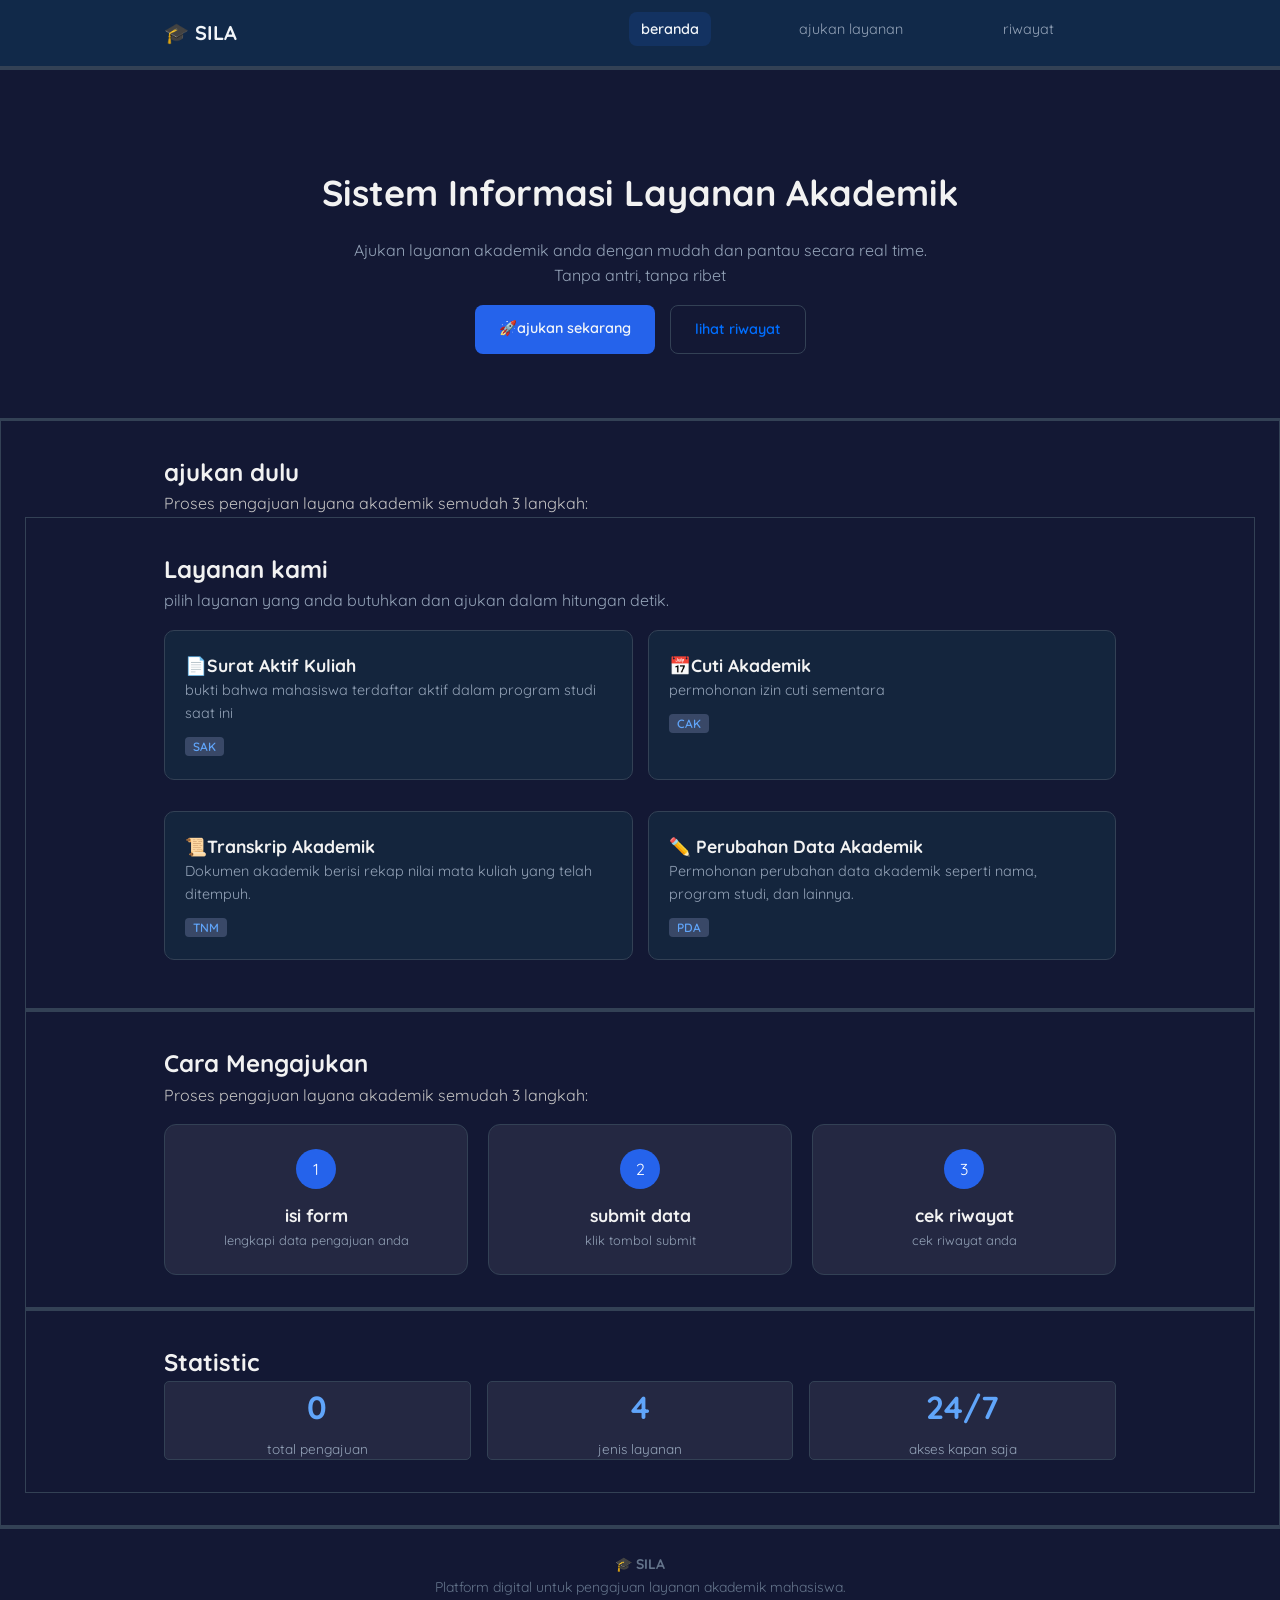
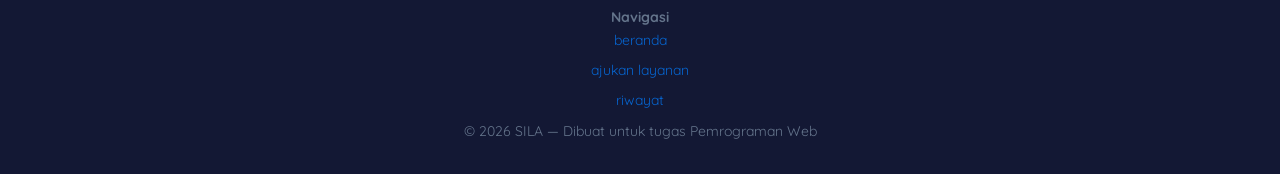
<file: index.html>
<!DOCTYPE html>
<html lang="en">

<head>
    <meta charset="UTF-8">
    <meta name="viewport" content="width=device-width, initial-scale=1.0">
    <title>SILA — Sistem Informasi Layanan Akademik</title>
    <link rel="stylesheet" href="css/style.css">
    <link rel="preconnect" href="https://fonts.googleapis.com">
    <link rel="preconnect" href="https://fonts.gstatic.com" crossorigin>
    <link href="https://fonts.googleapis.com/css2?family=Quicksand:wght@300..700&display=swap" rel="stylesheet">
</head>

<body>
    <!-- header -->
    <header class="navbar">
        <div class="container navbar-inner">
            <a href="index.html" class="logo">🎓 SILA </a>
            <input type="checkbox" id="navToggle" class="nav-Toggle">
            <label for="navToggle" class="navToggleMenu">
                <span></span>
                <span></span>
                <span></span>
            </label>
            <nav>
                <ul class="nav-menu">
                    <li><A href="index.html" class='active'>beranda</A></li>
                    <li><A href="layanan.html">ajukan layanan</A></li>
                    <li><A href="riwayat.html">riwayat</A></li>
                </ul>
            </nav>

        </div>

        <!-- Garis Mendatar -->
    </header>
    <!-- awal main -->
    <main>
        <!-- selection 1=welcome -->
        <section class="hero">
            <div class="container">
                <h1>Sistem Informasi Layanan Akademik</h1>
                <p>Ajukan layanan akademik anda dengan mudah dan pantau secara real time. <br>Tanpa antri, tanpa ribet
                </p>
                <div class="hero-button">
                    <a href="layanan.html" class="btn btn-primary">🚀ajukan sekarang</a>
                    <a href="riwayat.html" class="btn btn-outline">lihat riwayat </a>
                </div>
            </div>
        </section>
        <hr>
        <!-- section 2:daftar layanan -->
         <section class="section">
            <div class="container">
                <h2>ajukan dulu</h2>
                <p class="section-desk">Proses pengajuan layana akademik semudah 3 langkah:</p>
                </div>
        <section class="section">
            <div class="container">
                <h2>Layanan kami</h2>
                <p class="section-desc">pilih layanan yang anda butuhkan dan ajukan dalam hitungan detik.</p>
                <div class="grid-cards">
                    <article class="card">
                        <h3>📄Surat Aktif Kuliah</h3>
                        <p>bukti bahwa mahasiswa terdaftar aktif dalam program studi saat ini</p>
                        <span class="badge"> SAK</span>
                    </article>
                    <article class="card">
                        <h3>📅Cuti Akademik </h3>
                        <p>permohonan izin cuti sementara</p>
                        <span class="badge"> CAK</span>
                    </article>
                    <article class="card">
                        <h3>📜Transkrip Akademik </h3>
                        <p>Dokumen akademik berisi rekap nilai mata kuliah yang telah ditempuh.</p>
                        <span class="badge"> TNM</span>
                    </article>
                    <article class="card">
                        <h3>✏️ Perubahan Data Akademik </h3>
                        <p>Permohonan perubahan data akademik seperti nama, program studi, dan lainnya.</p>
                        <span class="badge"> PDA</span>
                    </article>
                </div>
            </div>

        </section>
        <hr>
        <section class="section">
            <div class="container">
                <h2>Cara Mengajukan</h2>
                <p class="section-desk">Proses pengajuan layana akademik semudah 3 langkah:</p>
                <div class="grid-step">
                    <div class="step">
                        <div class="number">1</div>
                        <h3>isi form</h3>
                        <p>lengkapi data pengajuan anda</p>
                    </div>
                    <div class="step">
                        <div class="number">2</div>
                        <h3>submit data</h3>
                        <p>klik tombol submit</p>
                    </div>
                    <div class="step">
                        <div class="number">3</div>
                        <h3>cek riwayat</h3>
                        <p>cek riwayat anda</p>
                    </div>

                </div>
            </div>
        </section>
        <hr>
        <section class="section">
            <div class="container">
                <h2>Statistic</h2>
                <div class="statistik-grid">
                    <div class="statistik">
                        <div class="statistik-number">0</div>
                        <div class="statistik-label">total pengajuan</div>
                    </div>
                    <div class="statistik">
                        <div class="statistik-number">4</div>
                        <div class="statistik-label">jenis layanan</div>
                    </div>
                    <div class="statistik">
                        <div class="statistik-number">24/7</div>
                        <div class="statistik-label">akses kapan saja</div>
                    </div>
                </div>
            </div>
        </section>
    </main>
    <hr>
    <!-- akhir main -->
     <footer class="footer">
        <div class="container footer-inner">
            <div>
                <strong>🎓 SILA</strong>
                <p>Platform digital untuk pengajuan layanan akademik mahasiswa.</p>
            </div>
        
            <div class="footer-nav">
                <h4>Navigasi</h4>
                <li><A href="index.html">beranda</A></li>
                <li><A href="layanan.html">ajukan layanan</A></li>
                <li><A href="riwayat.html">riwayat</A></li>
            </div>
        </p>
        <p>&copy; 2026 SILA — Dibuat untuk tugas Pemrograman Web</p>
    </footer>
    <script src="js/new.js"></script>
</body>

</html>
</file>
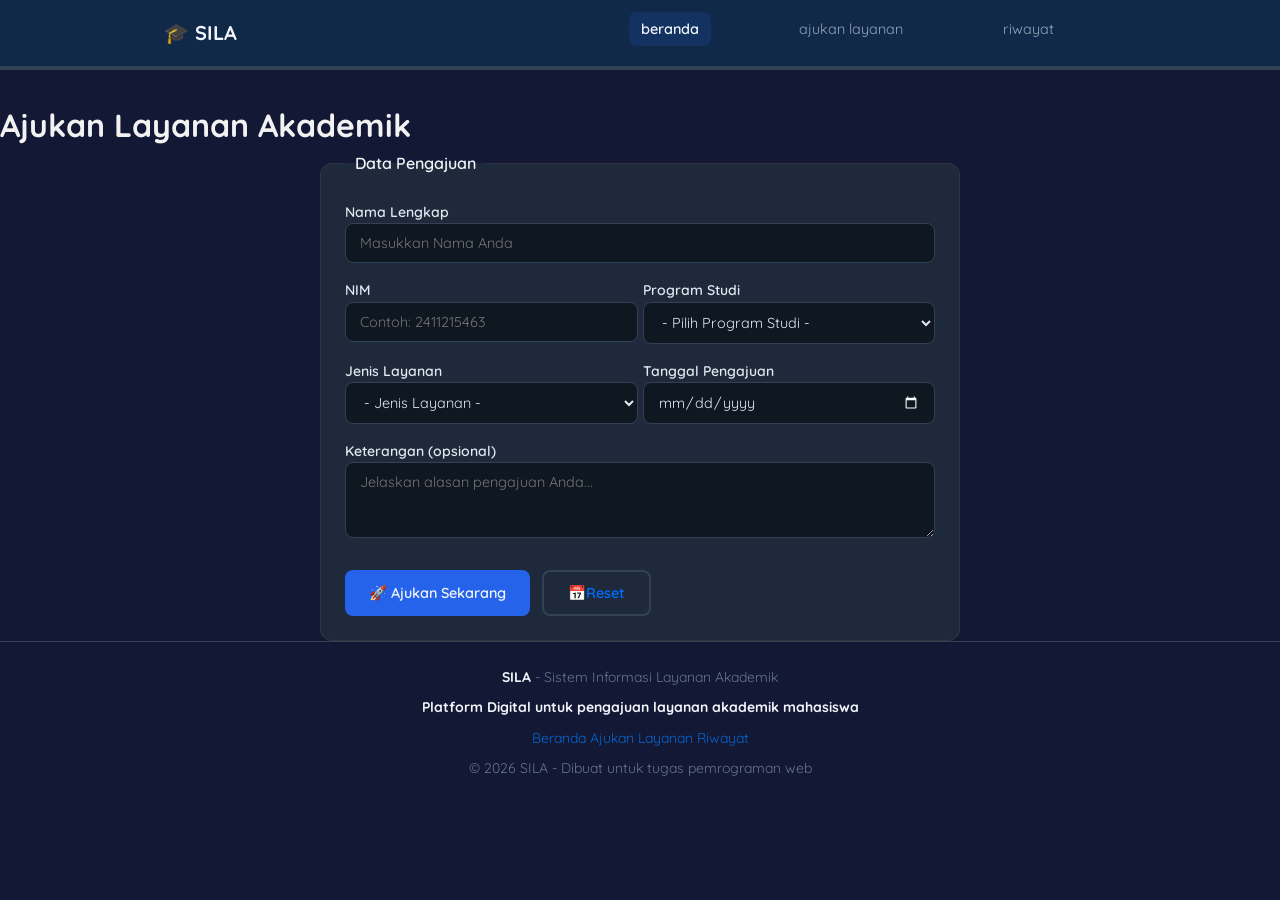
<file: layanan.html>
<!DOCTYPE html>
<html lang="en">
 
<head>
    <meta charset="UTF-8">
    <meta name="viewport" content="width=device-width, initial-scale=1.0">
    <title>SILA - Sistem Informasi Layanan Akademik</title>
    <link rel="stylesheet" href="css/style.css">
    <link rel="preconnect" href="https://fonts.googleapis.com">
    <link rel="preconnect" href="https://fonts.gstatic.com" crossorigin>
    <link href="https://fonts.googleapis.com/css2?family=Quicksand:wght@300..700&display=swap" rel="stylesheet">
</head>
 
<body>
    <!-- Awal Header -->
    <header class="navbar">
        <div class="container navbar-inner">
            <a href="index.html" class="logo">🎓 SILA </a>
            <input type="checkbox" id="navToggle" class="nav-Toggle">
            <label for="navToggle" class="navToggleMenu">
                <span></span>
                <span></span>
                <span></span>
            </label>
            <nav>
                <ul class="nav-menu">
                    <li><A href="index.html" class='active'>beranda</A></li>
                    <li><A href="layanan.html">ajukan layanan</A></li>
                    <li><A href="riwayat.html">riwayat</A></li>
                </ul>
            </nav>

        </div>
    </header>
    <!-- Akhir Header -->
 
    <!-- Awal Main -->
    <main>
 
        <h1>Ajukan Layanan Akademik</h1>
        <form action="#"  class="form-card" onsubmit="
        validasiForm()">
            <fieldset>
                <legend>Data Pengajuan</legend>
 
 
                <!-- Nama -->
                <div class="form-group">
                    <label for="namalengkap">Nama Lengkap</label>
                    <input type="text" id="namalengkap" name="namalengkap" placeholder="Masukkan Nama Anda" >
 
                </div>
 
                <!-- Nim dan Prodi -->
                <div class="form-row">
                    <!-- Nim -->
                    <div class="form-group">
                        <label for="Nim">NIM</label>
                        <input type="text" id="nim" name="nim" placeholder="Contoh: 2411215463" >
                    </div>
 
                    <!-- prodi -->
                    <div class="form-group">
                        <label for="prodi">Program Studi</label>
                        <select>
                            <option value="">- Pilih Program Studi -</option>
                            <option value="Sistem Informasi">Sistem Informasi</option>
                            <option value="Teknik Informatika">Teknik Informatika</option>
                            <option value="Teknologi Informasi">Teknologi Informasi</option>
                            <option value="Manajemen">Manajemen</option>
                            <option value="Akutansi">Akutansi</option>
                        </select>
                    </div>
                </div>
 
                <!-- layanan dan tanggal -->
                <div class="form-row">
 
                    <div class="form-group">
                        <label for="layanan">Jenis Layanan</label>
                        <select id="layanan" name="layanan" >
                            <option value="">- Jenis Layanan -</option>
                            <option value="SKA">Surat Aktif Sekolah</option>
                            <option value="CAK">Cuti Akademik</option>
                            <option value="TNM">Transkip Akademik</option>
                            <option value="PDA">Perubahan Data</option>
                        </select>
                    </div>
 
                        <div class="form-group">
                            <label for="tanggal">Tanggal Pengajuan</label>
                            <input type="date" id="tanggal" name="tanggal" >
                        </div>
 
                    </div>
 
                    <div class="form-group">
                        <label for="keterangan">Keterangan (opsional)</label>
                        <textarea id="keterangan" name="keterangan" rows="3"
                            placeholder="Jelaskan alasan pengajuan Anda..."></textarea>
                    </div>
 
                    <div class="form-actions">
                        <button type="submit" class="btn btn-primary">🚀 Ajukan Sekarang</button>
                        <button type="reset" class="btn btn-outline"> 📅Reset</button>
                    </div>
            </fieldset>
        </form>
 
 
    </main>
    <!-- akhir Main -->
 
    <!-- awal footer -->
    <footer>
        <p><b>SILA</b> - Sistem Informasi Layanan Akademik</p>
        <p><b>Platform Digital untuk pengajuan layanan akademik mahasiswa</b></p>
        <p>
            <a href="index.html">Beranda</a>
            <a href="layanan.html">Ajukan Layanan</a>
            <a href="riwayat.html">Riwayat</a>
        </p>
        <p>&copy; 2026 SILA - Dibuat untuk tugas pemrograman web</em></p>
    </footer>
    <!--akhir footer -->
    <script src="js/new.js"></script>
 
 
</body>
 
</html>
</file>
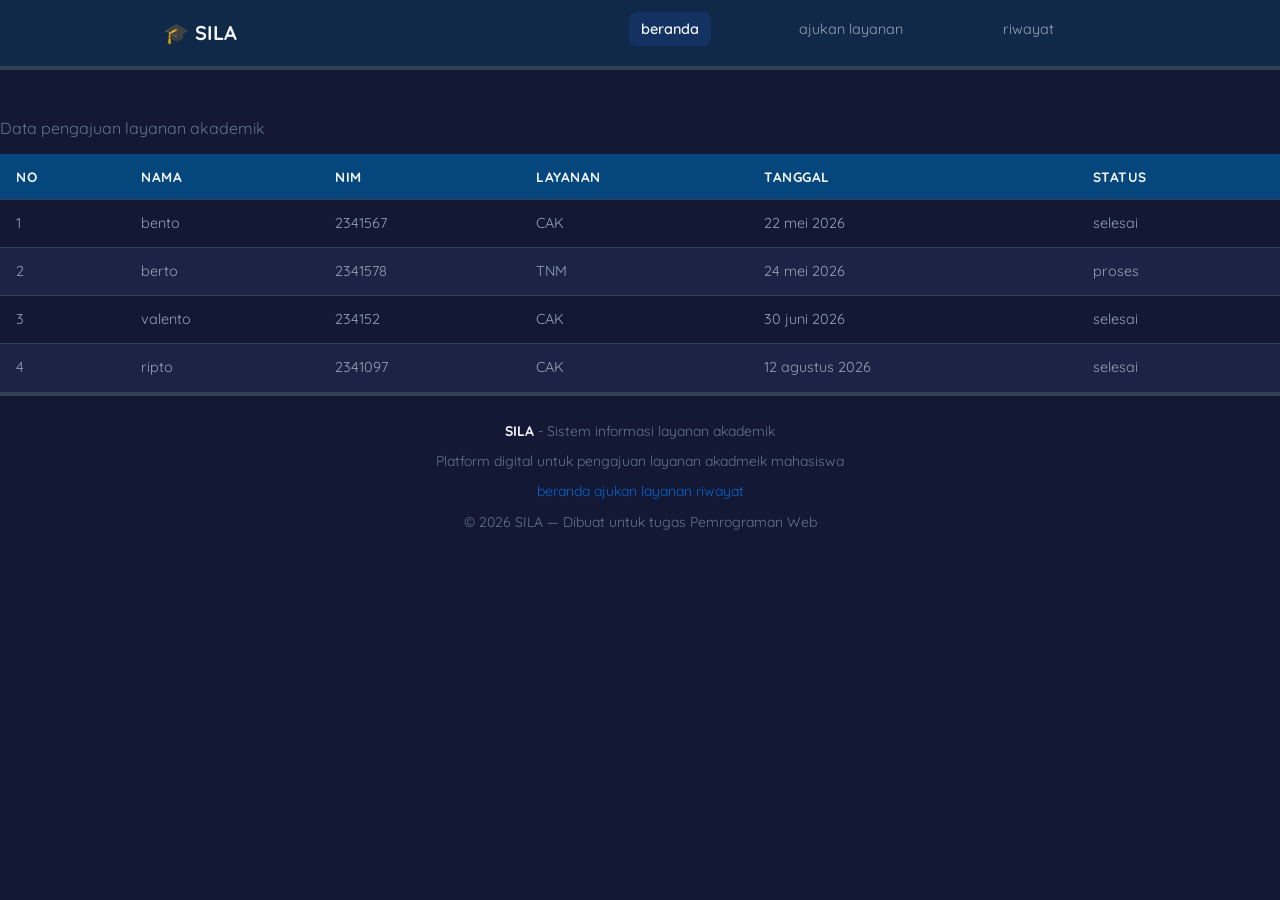
<file: riwayat.html>
<!DOCTYPE html>
<html lang="en">

<head>
    <meta charset="UTF-8">
    <meta name="viewport" content="width=device-width, initial-scale=1.0">
    <title>SILA — Sistem Informasi Layanan Akademik</title>
    <link rel="stylesheet" href="css/style.css">
    <link rel="preconnect" href="https://fonts.googleapis.com">
    <link rel="preconnect" href="https://fonts.gstatic.com" crossorigin>
    <link href="https://fonts.googleapis.com/css2?family=Quicksand:wght@300..700&display=swap" rel="stylesheet">
</head>

<body>
    <!-- header -->
    <header class="navbar">
        <div class="container navbar-inner">
            <a href="index.html" class="logo">🎓 SILA </a>
            <input type="checkbox" id="navToggle" class="nav-Toggle">
            <label for="navToggle" class="navToggleMenu">
                <span></span>
                <span></span>
                <span></span>
            </label>
            <nav>
                <ul class="nav-menu">
                    <li><A href="index.html" class='active'>beranda</A></li>
                    <li><A href="layanan.html">ajukan layanan</A></li>
                    <li><A href="riwayat.html">riwayat</A></li>
                </ul>
            </nav>

        </div> <!-- Garis Mendatar -->
    </header>
    
    <!-- awal main -->
    <main>
        <table class="data-table">
            <caption>Data pengajuan layanan akademik</caption>
            <thead>
                <tr>
                    <th>No</th>
                    <th>Nama</th>
                    <th>Nim</th>
                    <th>LayaNAN</th>
                    <th>TangGAL</th>
                    <th>staTUS</th>
                </tr>
            </thead>
            <tbody>
                <tr>
                    <td>1</td>
                    <td>bento</td>
                    <td>2341567</td>
                    <td>CAK</td>
                    <td>22 mei 2026</td>
                    <td>selesai</td>
                </tr>
                <tr>
                    <td>2</td>
                    <td>berto</td>
                    <td>2341578</td>
                    <td>TNM</td>
                    <td>24 mei 2026</td>
                    <td>proses</td>
                </tr>
                <tr>
                    <td>3</td>
                    <td>valento</td>
                    <td>234152</td>
                    <td>CAK</td>
                    <td>30 juni 2026</td>
                    <td>selesai</td>
                </tr>
                <tr>
                    <td>4</td>
                    <td>ripto</td>
                    <td>2341097</td>
                    <td>CAK</td>
                    <td>12 agustus 2026</td>
                    <td>selesai</td>
                </tr>

            </tbody>
        </table>

    </main>
    <hr>
    <!-- akhir main -->
    <footer>
        <p><b>SILA</b> - Sistem informasi layanan akademik</p>
        <p>Platform digital untuk pengajuan layanan akadmeik mahasiswa</p>
        <p>
             <A href="index.html">beranda</A>
            <A href="layanan.html">ajukan layanan</A>
            <A href="riwayat.html"class='active'>riwayat</A>
        </p>
        <p>&copy; 2026 SILA — Dibuat untuk tugas Pemrograman Web</p>
    </footer>
    <script src="js/new.js"></script>
</body>

</html>
</file>
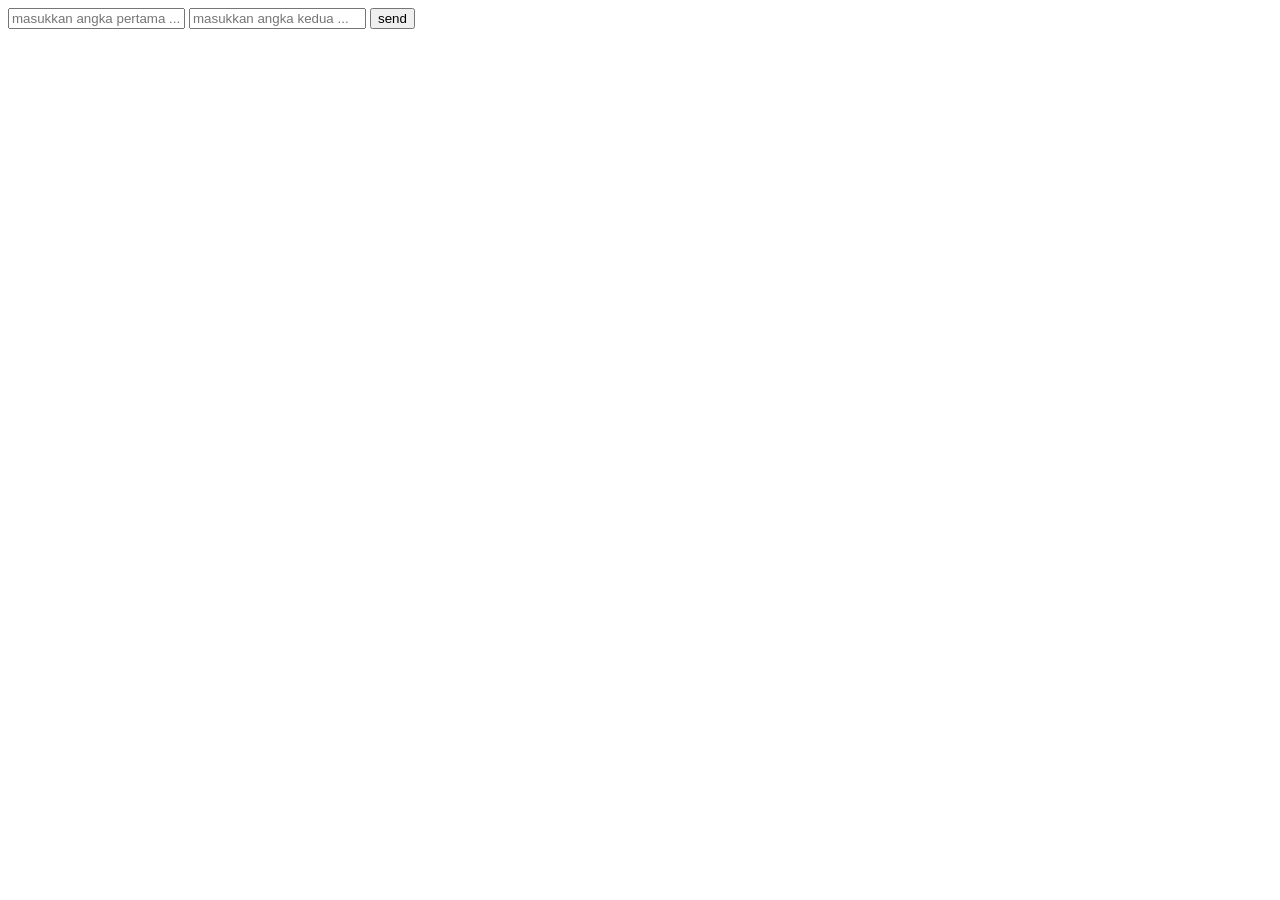
<file: testing.html>
<!DOCTYPE html>
<html lang="en">
<head>
    <meta charset="UTF-8">
    <meta name="viewport" content="width=device-width, initial-scale=1.0">
    <title>Document</title>
</head>
<body>
    <input type="text" id="Angka1" placeholder="masukkan angka pertama ...">
    <input type="text" id="Angka2" placeholder="masukkan angka kedua ...">
    <button onclick="greet()">send</button>
    <div id="output"></div>


    <script>
        function greet(){
            let inputan = document.getElementById("nama").value;
            // let nama = inputan.value;
            let hasil = document.getElementById("output").innerHTML = "hello " + inputan + " WELCOME" 
        }
        // let name =prompt("masukkan nama anda");
        // alert("hello " + name +", WELCOME !")
    
        function greet(){
            let angka1= Number.getElementById("Angka1");
            let angka2= Number(document.getElementById("Angka2"));
            let tambah=angka1 + angka2
            let hasil = document.getElementById("output").innerHTML = angka1 + ' + ' + angka2 + ' =' + tambah
            
        }


        // let bil = Number(prompt("Masukkan sebuah angka!"))
        // if (bil % 2 === 0){
        //     alert(bil + ' adalah bilangan genap')
        // }
        // else{
        //     alert(bil + ' adalah bilangan ganjil')
        // }
    </script>
    
</body>
</html>
</file>
<file: css/style.css>
/*pertemuan 1 */
/* reset dasar:menyaatan format default */
* {
   margin: 0;
   padding: 0;
   box-sizing: border-box;

}

body {
   background-color: #131834;
   color: rgb(196, 195, 195);
   padding-top: 100px;
}

/*mengatur judul dan sub judul*/
h1,
h2,
h3 {
   color: #f2f2f2;
}

/* LINK */
a {
   color: rgb(7, 100, 206);
   text-decoration: none;
}

/* KETIKA KURSOR DIARAHKAN KE LINK BERUBAH WARNA*/
a:hover {
   color: #93c5fd;
}

hr {
   border: none;
   border: 1px solid #334155;
}

/*p4 = css lanjutan */
/* atur font */
body {
   font-family: 'quicksand';
   line-height: 1.6;
}

/* ukuran dan ketebalan font tiap level heading  */
h1 {
   font-size: 2rem;
   font-weight: 700;
}

h2 {
   font-size: 1.5rem;
   font-weight: 700;
}

h3 {
   font-size: 1.1rem;
   font-weight: 700;
}

/*margin dan padding */
header {
   padding: 24px;
   border-bottom: 1px solid #334155;

}

.subtitle {
   color: rgb(4, 247, 166);
   font-size: 0, 87rem;
   margin-bottom: 12px;

}

nav a {
   margin-right: 50px;

}

nav a.active {
   color: rgb(234, 238, 243);
   font-weight: 600;
}

/* main */
.hero {
   padding: 48px;
   text-align: center;
}

.hero h2 {
   margin-bottom: 1.2rem;
   font-size: 1.75rem;
}

.hero p {
   color: #94a3b8;
   margin-bottom: 16px;
}

/*section */
.section {
   padding: 32px 24px;
   border: 1px solid #334155;

}

/* desk singkat dibawah section */
.section-desc {
   color: #94a3b8;
   margin-bottom: 16px;
}

/*card*/
.card {
   background-color: #14253d;
   padding: 16px;
   margin-bottom: 16px;
   border-radius: 10px;
   border: 1px solid #334155;
   transition: border 0.5s, color 0.3s, transform 0.4s;
   /*menambah sifat efek lambat */

}

.card:hover {
   border: 5px solid green;
   transform: translatex(-14px);
}

.card p {
   color: #94a3b8;
   font-size: 0.9rem;
}

/* list
 padding left =memberi ruang untuk bullet/number */

ul,
ol {
   padding-left: 24px;
}

li {
   margin-bottom: 8px;
   color: #94a3b8;
}

/*buat warna jadi lebih terang*/
li strong,
b,
span {
   color: #f1f5f9;
}

footer {
   padding: 24px;
   border-top: 1px solid #334155;
   text-align: center;
   font-size: 0.875rem;
   color: #64748b;
}

footer p {
   margin-bottom: 8px;
}

/* m05 page layout */
.container {
   max-width: 1000px;
   margin: 0 auto;
   padding: 0 24px;
}

.navbar {
   background-color: #112949;
   border-bottom: 4px solid #334155;
   padding: 16px 0;
   position: fixed;
   /*nempel dilayar ats*/
   width: 100%;
   left: 0;
   top: 0;
   z-index: 1000;
   /*memastikan selalu ada diatas lapisan */
}

.navbar-inner {
   display: flex;
   justify-content: space-between;
   /*membuat jarak konten agak jauhan */
   align-items: center;
}

nav a {
   margin-left: 16px;
   color: #94a3b8;
   font-size: 0.9rem;
}

nav a :hover nav a .active {
   color: #f1f5f9;
}

.logo {

   font-size: 1.25rem;
   font-weight: 700;
   color: #f1f5f9;
   text-align: left;
}

/* hero section */
.hero {
   padding: 64px 0;
   text-align: center;
}

.hero h1 {
   font-size: 2.25rem;
   margin-bottom: 16px;
}

/* hero buton */
.hero-button {
   display: flex;
   justify-content: center;
   gap: 15px;
   /* jarak antar tombol*/
}

.btn {
   display: inline-block;
   padding: 12px 24px;
   border-radius: 8px;
   font-size: 0.9rem;
   font-weight: 600;

}

.btn-primary {
   background-color: #2563eb;
   color: #f1f5f9;
}

.btn-outline {
   border: 1px solid #334155;
   color: #006eff;

}

/* section layanan */
.grid-cards {
   display: grid;
   /*aktifkan grid */
   grid-template-columns: 1fr 1fr;
   gap: 15px;
   margin-top: 16px;
}

.badge {
   font-size: 0.75rem;
   font-weight: 600;
   color: #60a5fa;
   background-color: #a3ace142;
   padding: 2px 8px;
   border-radius: 4px;
}

.card {
   padding: 20px;
}

.card p {
   margin-bottom: 8px;
   font-size: 0.9rem;
}

.grid-step {
   display: flex;
   gap: 20px;
   margin-top: 16px;
}

.step {
   flex: 1;
   /* buat lebar sama rata */
   text-align: center;
   background-color: #242842;
   border: 1px solid #334155;
   border-radius: 12px;
   padding: 24px 16px;
}

.number {
   width: 40px;
   height: 40px;
   background-color: #2563eb;
   color: #fff;
   border-radius: 50%;
   display: flex;
   align-items: center;
   justify-content: center;
   margin: 0 auto 12px;
}

.step p {
   color: #94a3b8;
   font-size: 0.80rem;
}

.statistik-grid {
   display: flex;
   gap: 16px;

}

.statistik {
   flex: 1;
   text-align: center;
   justify-content: center;
   background-color: #242842;
   border: 1px solid #334155;
   border-radius: 5px;
}

.statistik-number {
   font-size: 2rem;
   font-weight: 700;
   color: #60a5fa;
}

.statistik-label {
   color: #94a3b8;
   font-size: 0.85rem;
   margin-top: 4px;
}

/*menu horizontal */
.nav-menu {
   list-style: none;
   /*menghilangkan bullets */
   display: flex;
   /*buat jdi sejajar */
   gap: 10px;
}

.nav-menu li a {
   font-size: 0, 9rem;
   padding: 8px 12px;
   border-radius: 8px;
   color: #94a3b8;
}

.nav-menu li a.active {
   color: #f1f5f9;
   font-weight: 600;
   background-color: rgba(37, 99, 235, 0.15);
}

/*menu hover ( diarahkan kursor)*/
.nav-menu li a:hover {
   color: #f1f5f9;
   background-color: rgba(225, 225, 225, 0.5);
}

/*nav footer*/
.footer-nav {
   list-style: none;
}

/*hamburger */
/*chechbox sembunyi */
.nav-Toggle {
   display: none;
}

.navToggleMenu {
   display: none;
   flex-direction: column;
   gap: 5px;
   cursor: pointer;
   padding: 4px;
}

.navToggleMenu span {
   display: block;
   width: 24px;
   height: 3px;
   background-color: #f1f5f9;
   border-radius: 2px;
}

/* media query: tampilan mobile */
/*max-widht <= 768px (tablet dan mobile)
pada layar kecil:
-ikon togel muncul
-menu brubah jadi vertikal */

@media (max-width: 768px) {
   .navbar-inner {
      flex-wrap: wrap;
      /*Izinkan elemen turun baris / bungkuss jika tidak muat*/
   }

   .navToggleMenu {
      display: flex;
      /* Memunculkan toggle menu di layar HP */
   }

   /*sembunyikan menu */

   nav {
      width: 100%;
      order: 3;
   }

   .nav-menu {
      display: none;
      flex-direction: column;
      /* Menu jadi vertikal */
      width: 100%;
      padding: 8px 0;
      border-top: 1px solid #334155;
      margin-top: 12px;
   }


   .nav-menu li a {
      display: block;
      padding: 10px 0;
      border-radius: 0;
   }

   .nav-Toggle:checked~nav .nav-menu {
      display: flex;
   }


   /*M07*/
   /* section hero */
   .hero h1 {
      font-size: 1, 5rem;
   }

   .hero p {
      font-size: 0.9rem;
   }

   .hero-button {
      flex-direction: column;

   }

   /* card */
   .grid-cards {
      grid-template-columns: 1fr;
   }

   .grid-step {
      flex-direction: column;
   }

   .statistik-grid {
      flex-direction: column;
   }

   .footer-inner {
      grid-template-columns: 1fr;
      gap: 24px;
   }

}

@media (max-widht:480px) {
   .hero h1 {
      font-size: 1rem;
   }

   .footer-nav {
      display: none;
   }
}

/* animasi */

@keyframes gayamasuk {
   from {
      opacity: 0;
      transform: translateY(20px);
   }

   to {
      opacity: 1;
      transform: translateY(0);
   }
}

.hero {
   animation: gayamasuk 0.6s ease;
}



/* M10 FORMS */
.form-card{
   max-width: 640px; /*lebar max */
   margin: 0 auto;
   /* ketengah */


}

fieldset{
   border: 1px solid #334;
   border-radius: 12px;
   padding: 24px;
   background-color: #1e293b;
}

legend{
   font-weight: 600;
   font-size: 1.1 rem;
   color: #f1f5f9;
   padding: 0 10px;
}

.form-group{
   margin-bottom: 16px;
   

}
.form-group label{
   display: block;
   font-size: 0.875rem;
   font-weight: 600;
   color: #e2e8f0;
}

/* input,select, textarea */
.form-group input,
.form-group select,
.form-group textarea{
   width: 100%;
   padding: 10px 14px;
   border: 1px solid #334155;
   background-color: #0f1720;
   color: #e2e8f0;
   border-radius: 8px;
   font-size: 0.9rem;
   outline: none;
   transition: border-color 0.3s;
   font-family: inherit;
}

input[type="date"]{
   color-scheme: dark;
}

.form-row{
   display: grid;
   grid-template-columns: 1fr 1fr;
   gap: 5px;
}

.form-group input:focus,
.form-group select:focus,
.form-group textarea:focus{
   border-color: #2f179b;
}

.form-group textarea{
   resize:vertical ;
}
.form-actions{
   display: flex;
   gap: 12px;
   margin-top: 24px;
}

.form-actions .btn{
   cursor: pointer;
   border: none;
   font-family: inherit;
}

.form-actions .btn-outline{
   border: 2px solid #334155;
   background: none;
}


/* M11-tables */

.data-table{
   width: 100%;
   border-collapse: collapse;
   margin-top: 16px;
   min-width: 600px;
}

.data-table caption{
   text-align: left;
   font-size: 0,85rem;
   color: #64748b;
   margin-bottom: 12px;

}

.data-table th, .data-table td{
   border-bottom: 1px solid #334155;
   padding: 12px 16px;
   text-align: left;
}

.data-table th{
   background-color: #05467c;
   color: #f1f5f9;
   font-size: 0.85rem;
   font-weight: 700;
   letter-spacing: 0.5px;
   text-transform: uppercase;
}

.data-table td{
   color: #94a3b8;
   font-size: 0.9rem;
}

.data-table tbody tr:nth-child(even) {
   background-color: #2d3d6657;
}

.data-table tbody tr:hover{
   background-color: #405b71;
}
</file>
